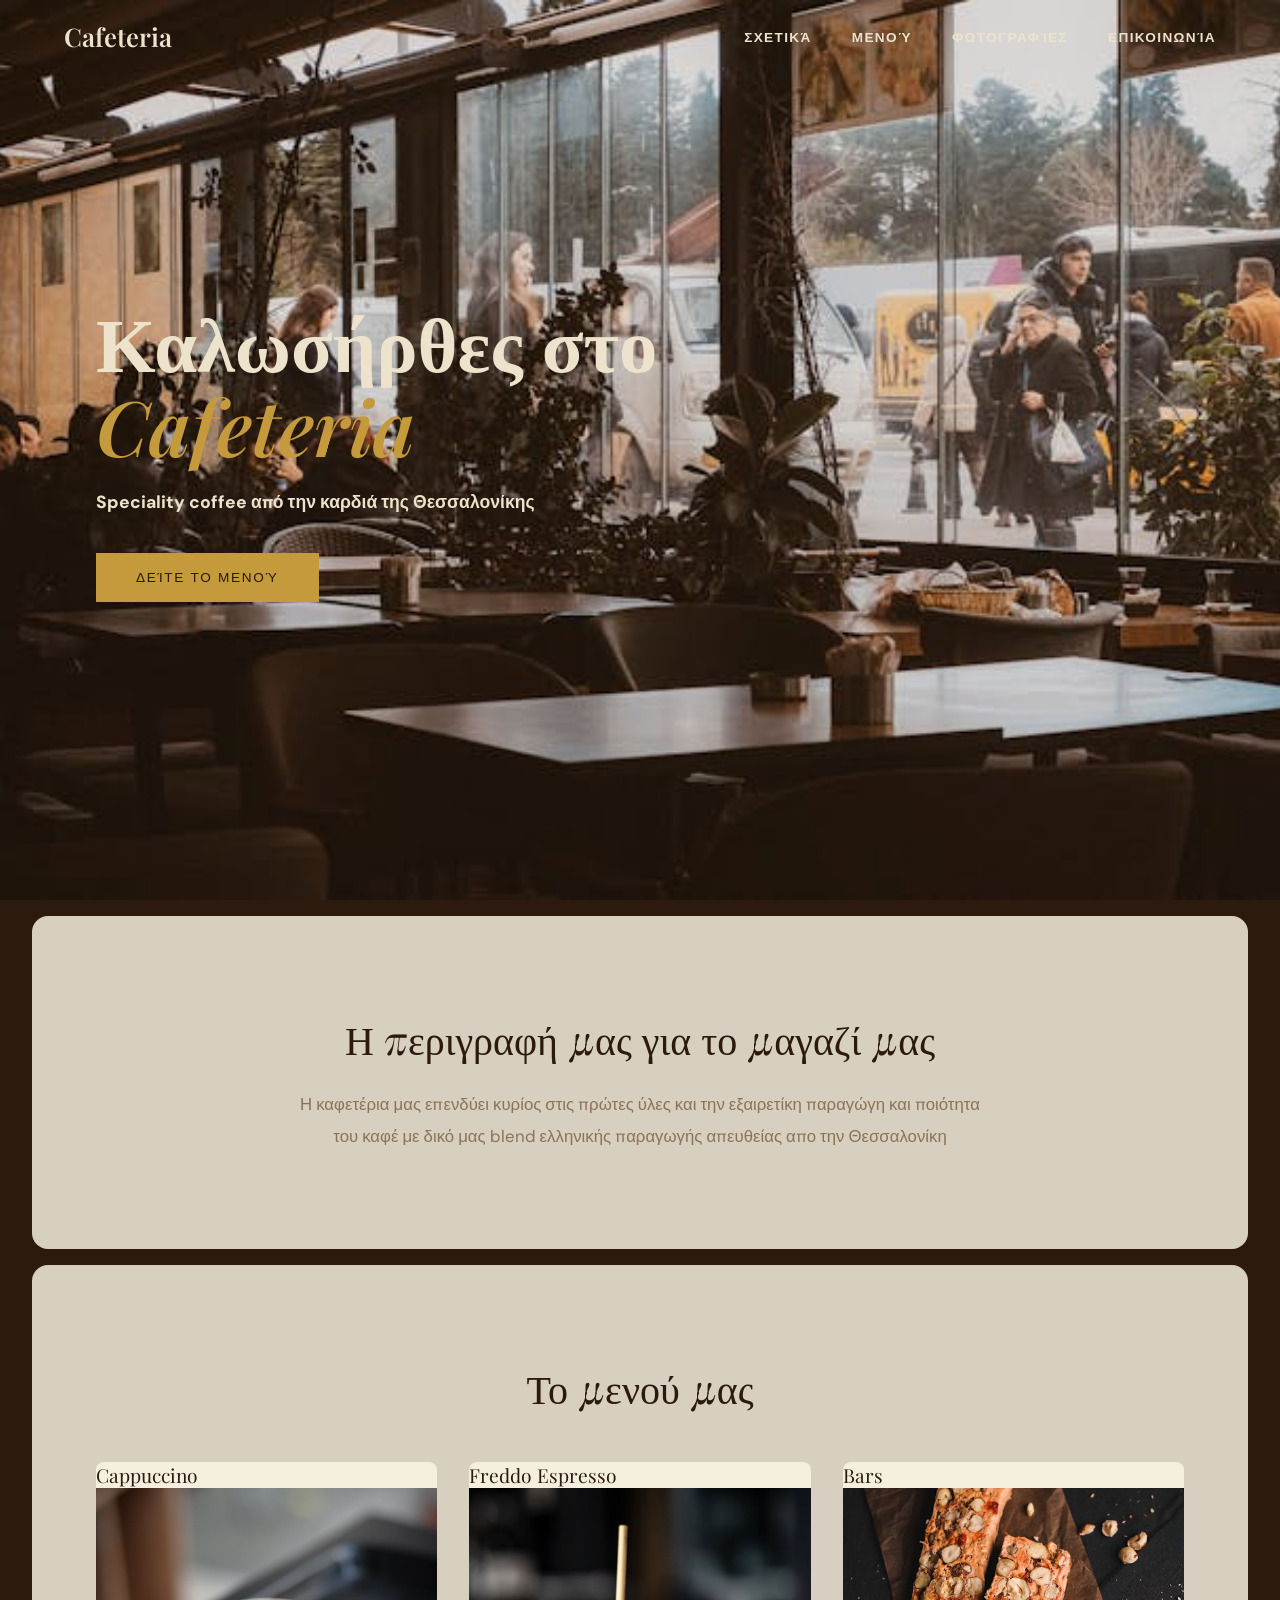
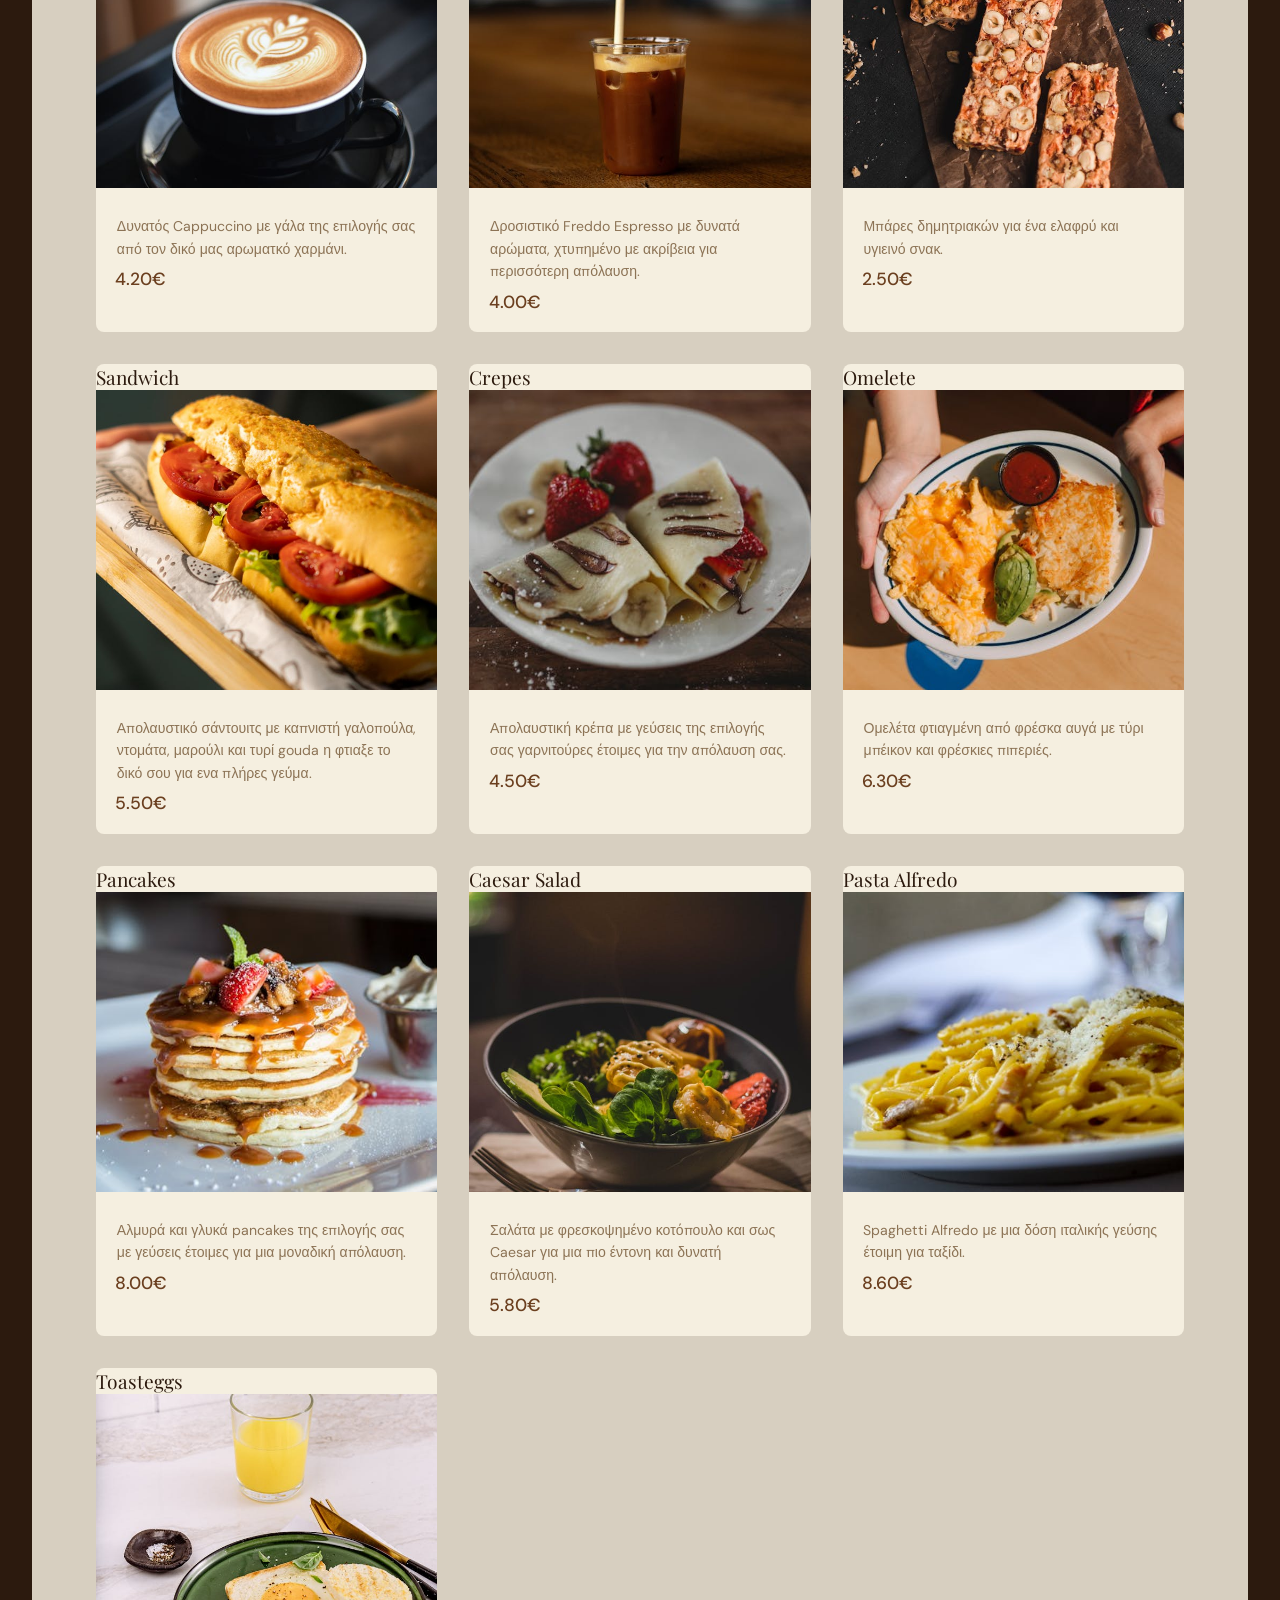
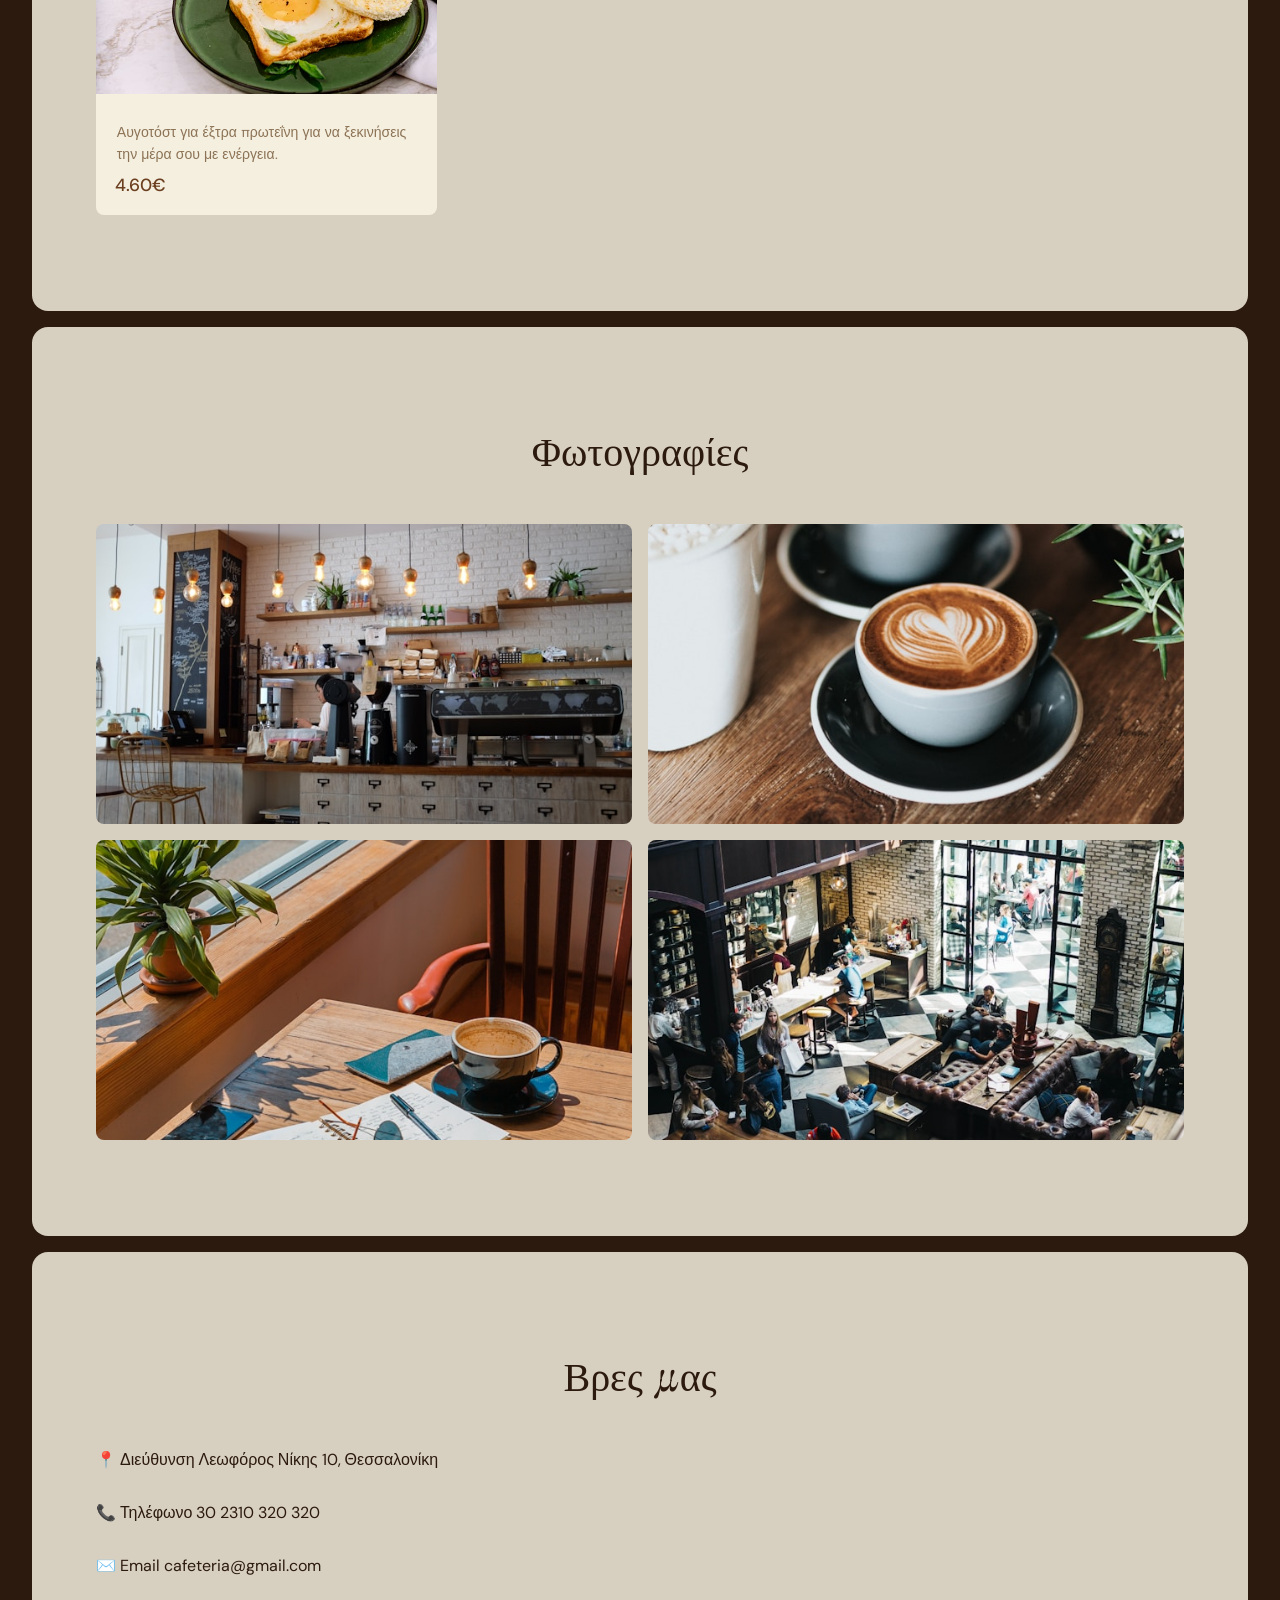
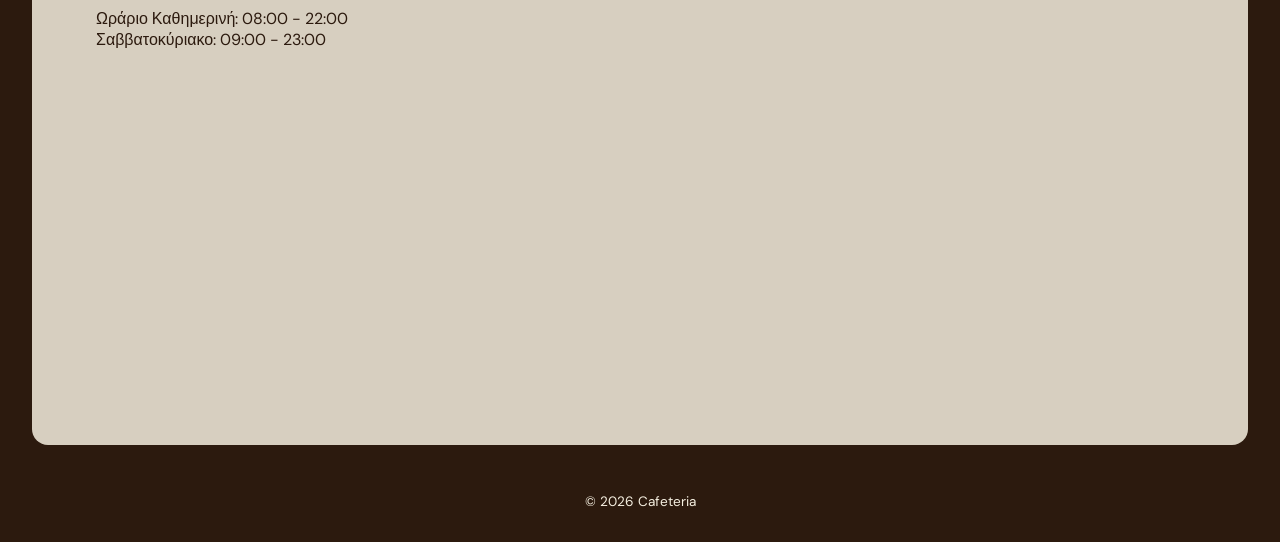
<file: index.html>
<!DOCTYPE html>
<html lang="en">
<head>
    <meta charset="UTF-8">
    <meta name="viewport" content="width=device-width, initial-scale=1.0">
    <title>Menu Cofffee</title>
    <link rel="stylesheet" href="styles.css">
</head>
<body>
    
    <!-- NavBar -->
    <nav id="navbar">
        <a href="#" class="logo">Cafeteria</a>
        <ul class="nav-links">
            <li><a href="#about">Σχετικά</a></li>
            <li><a href="#menu">Μενού</a></li>
            <li><a href="#gallery">Φωτογραφίες</a></li>
            <li><a href="#contact">Επικοινωνία</a></li>
        </ul>
    </nav>

    <!-- Hero -->
    <section id="hero">
        <h1>Καλωσήρθες στο <em>Cafeteria</em></h1>
        <p>Speciality coffee από την καρδιά της Θεσσαλονίκης</p>
        <a href="#menu">Δείτε το Μενού</a>
    </section>

    <!-- About -->
    <section id="about">
        <h2>Η περιγραφή μας για το μαγαζί μας</h2>
        <p>Η καφετέρια μας επενδύει κυρίος στις πρώτες ύλες και την εξαιρετίκη παραγώγη και ποιότητα του καφέ με δικό μας blend ελληνικής παραγωγής απευθείας απο την Θεσσαλονίκη</p>
    </section>

    <!-- Menu -->
    <section id="menu">
        <h2>Το μενού μας</h2>

        <div class="menu-grid">
            <div class="menu-card">
                <h3>Cappuccino</h3>
                <img src="images/cappuccino.jpg" alt="cappuccino">
                <div class="card-info">
                    <p class="card-desc">Δυνατός Cappuccino με γάλα της επιλογής σας από τον δικό μας αρωματκό χαρμάνι.</p>
                    <span class="card-price">4.20€</span>
                </div>
            </div>

            <div class="menu-card">
                <h3>Freddo Espresso</h3>
                <img src="images/Freddo Espresso.jpg" alt="Freddo Espresso">
                <div class="card-info">
                    <p class="card-desc">Δροσιστικό Freddo Espresso με δυνατά αρώματα, χτυπημένο με ακρίβεια για περισσότερη απόλαυση.</p>
                    <span class="card-price">4.00€</span>
                </div>
            </div>
            
            <div class="menu-card">
                <h3>Bars</h3>
                <img src="images/Bars.jpg" alt="Bars">
                <div class="card-info">
                    <p class="card-desc">Μπάρες δημητριακών για ένα ελαφρύ και υγιεινό σνακ.</p>
                    <span class="card-price">2.50€</span>
                </div>
            </div>
            
            <div class="menu-card">
                <h3>Sandwich</h3>
                <img src="images/Sandwich.jpg" alt="Sandwich">
                <div class="card-info">
                    <p class="card-desc">Απολαυστικό σάντουιτς με καπνιστή γαλοπούλα, ντομάτα, μαρούλι και τυρί gouda η φτιαξε το δικό σου για ενα πλήρες γεύμα.</p>
                    <span class="card-price">5.50€</span>
                </div>
            </div>
            
            <div class="menu-card">
                <h3>Crepes</h3>
                <img src="images/crepes.jpg" alt="crepes">
                <div class="card-info">
                    <p class="card-desc">Απολαυστική κρέπα με γεύσεις της επιλογής σας γαρνιτούρες έτοιμες για την απόλαυση σας.</p>
                    <span class="card-price">4.50€</span>
                </div>
            </div>
            
            <div class="menu-card">
                <h3>Omelete</h3>
                <img src="images/omelete.jpg" alt="omelete">
                <div class="card-info">
                    <p class="card-desc">Ομελέτα φτιαγμένη από φρέσκα αυγά με τύρι μπέικον και φρέσκιες πιπεριές.</p>
                    <span class="card-price">6.30€</span>
                </div>
            </div>
            
            <div class="menu-card">
                <h3>Pancakes</h3>
                <img src="images/pancakes.jpg" alt="pancakes">
                <div class="card-info">
                    <p class="card-desc">Αλμυρά και γλυκά pancakes της επιλογής σας με γεύσεις έτοιμες για μια μοναδική απόλαυση.</p>
                    <span class="card-price">8.00€</span>
                </div>
            </div>
            
            <div class="menu-card">
                <h3>Caesar Salad</h3>
                <img src="images/saladmeat.jpg" alt="saladmeat">
                <div class="card-info">
                    <p class="card-desc">Σαλάτα με φρεσκοψημένο κοτόπουλο και σως Caesar για μια πιο έντονη και δυνατή απόλαυση.</p>
                    <span class="card-price">5.80€</span>
                </div>
            </div>
            
            <div class="menu-card">
                <h3>Pasta Alfredo</h3>
                <img src="images/spaggetti.jpg" alt="spaggetti">
                <div class="card-info">
                    <p class="card-desc">Spaghetti Alfredo με μια δόση ιταλικής γεύσης έτοιμη για ταξίδι.</p>
                    <span class="card-price">8.60€</span>
                </div>
            </div>

            <div class="menu-card">
                <h3>Toasteggs</h3>
                <img src="images/toasteggs.jpg" alt="toasteggs">
                <div class="card-info">
                    <p class="card-desc">Αυγοτόστ για έξτρα πρωτεΐνη για να ξεκινήσεις την μέρα σου με ενέργεια.</p>
                    <span class="card-price">4.60€</span>
                </div>
            </div>
        </div>
    </section>

    <!-- Gallery -->
    <section id="gallery">
        <h2>Φωτογραφίες</h2>
        <div class="gallery-grid">
            <img src="images/Bar.jpg" alt="Bar">
            <img src="images/cups.jpg" alt="cups">
            <img src="images/table.jpg" alt="table">
            <img src="images/shop.jpg" alt="shop">
        </div>
    </section>

    <!-- Contact -->
    <section id="contact">
        <h2>Βρες μας</h2>

        <div class="contact-wrapper">

            <!-- Location -->
            <div class="contact-info">
                <div class="contact-item">📍 Διεύθυνση Λεωφόρος Νίκης 10, Θεσσαλονίκη</div>
                <div class="contact-item">📞 Τηλέφωνο 30 2310 320 320</div>
                <div class="contact-item">✉️ Email cafeteria@gmail.com</div>
                <div class="contact-item">Ωράριο Καθημερινή: 08:00 - 22:00 
                    <br>Σαββατοκύριακο: 09:00 - 23:00</div>
            </div>
            
            <!-- Map -->
            <div id="map">
                <iframe 
                    src="https://www.google.com/maps/embed?pb=!1m18!1m12!1m3!1d24218.359978388162!2d22.9376!3d40.64542719999999!2m3!1f0!2f0!3f0!3m2!1i1024!2i768!4f13.1!3m3!1m2!1s0x14a839af2548cc69%3A0xef18309d80742d16!2zzpvOtc-FzrrPjM-CIM6gz43Pgc6zzr_Pgg!5e0!3m2!1sel!2sgr!4v1776898781156!5m2!1sel!2sgr" width="600" height="450" style="border:0;" allowfullscreen="" loading="lazy" referrerpolicy="no-referrer-when-downgrade"
                    width="100%"
                    height="450"
                    style="border:0;"
                    allowfullscreen=""
                    loading="lazy"
                    referrerpolicy="no-referrer-when-downgrade">
                </iframe>
            </div>
        </div>
    </section>

    <!-- Footer -->
    <footer>
        <p>&copy; 2026 Cafeteria</p>
    </footer>

    <script src="script.js"></script>

</body>
</html>
</file>
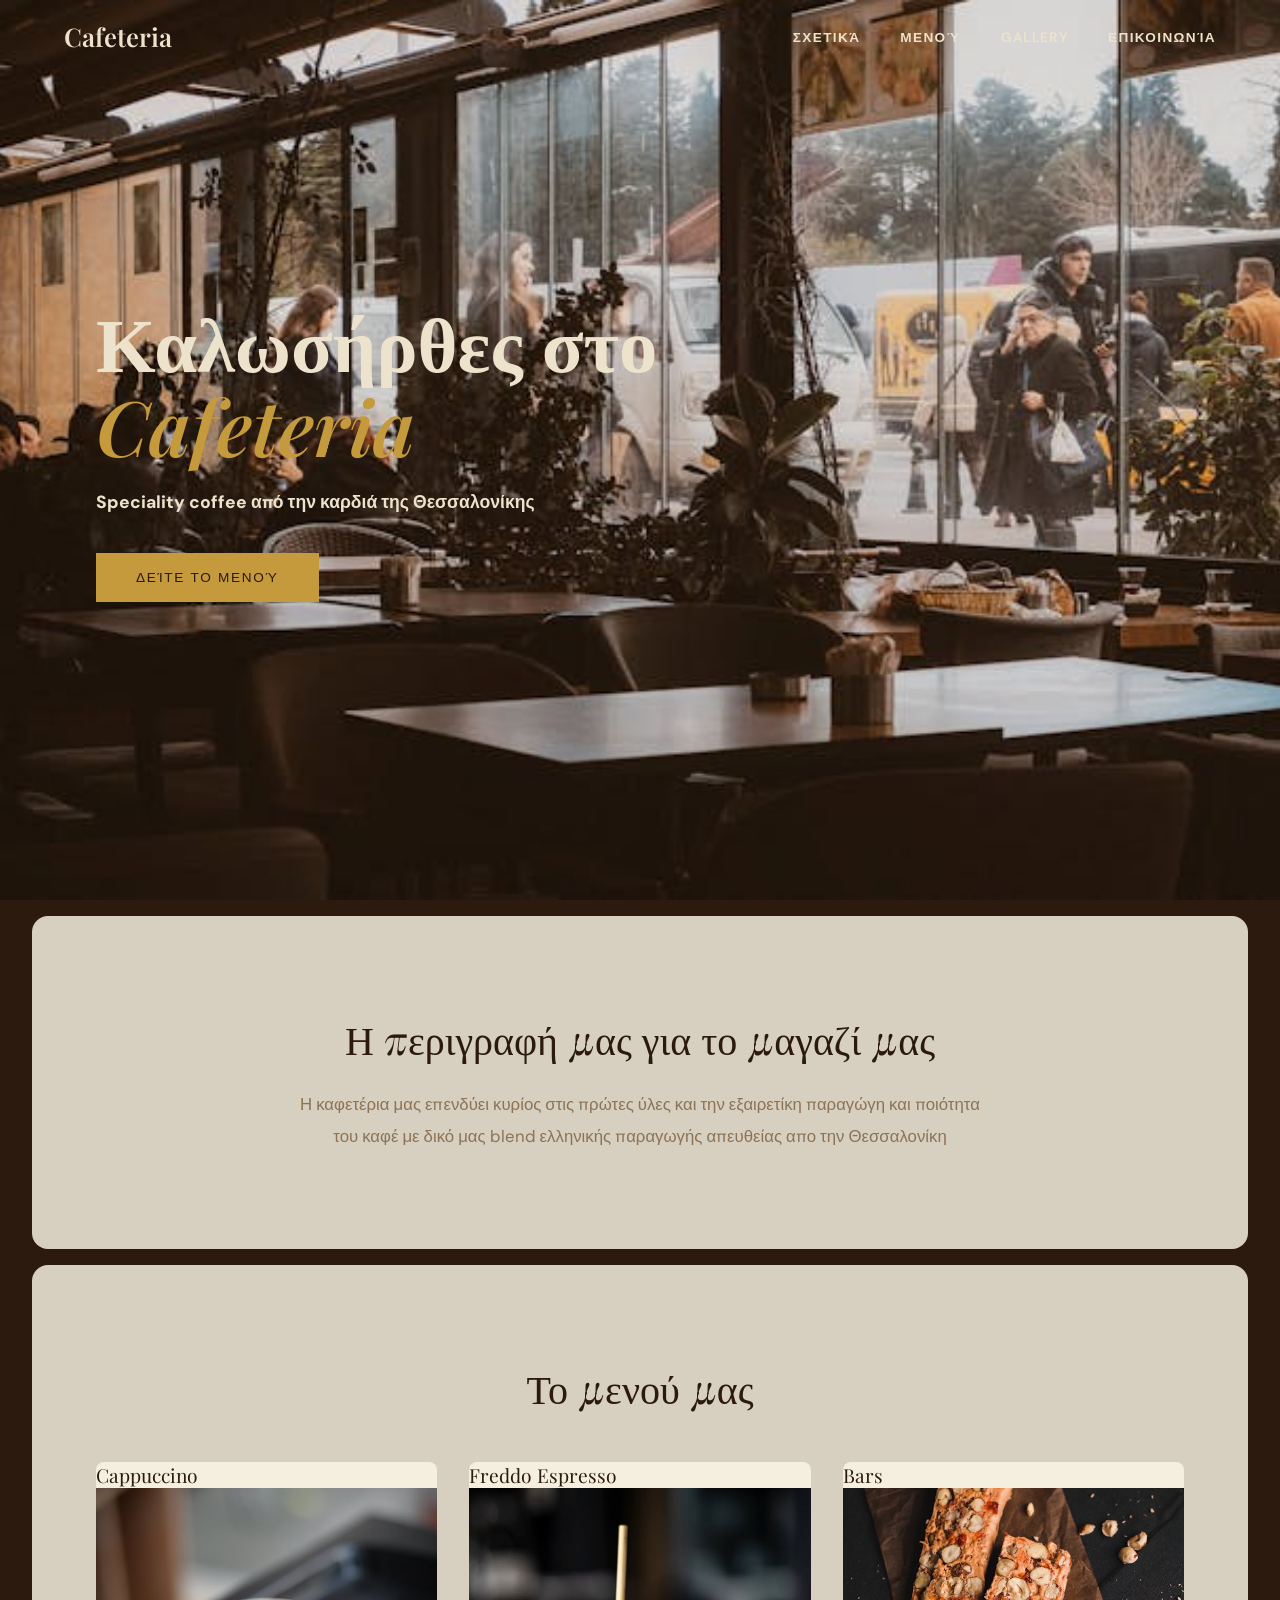
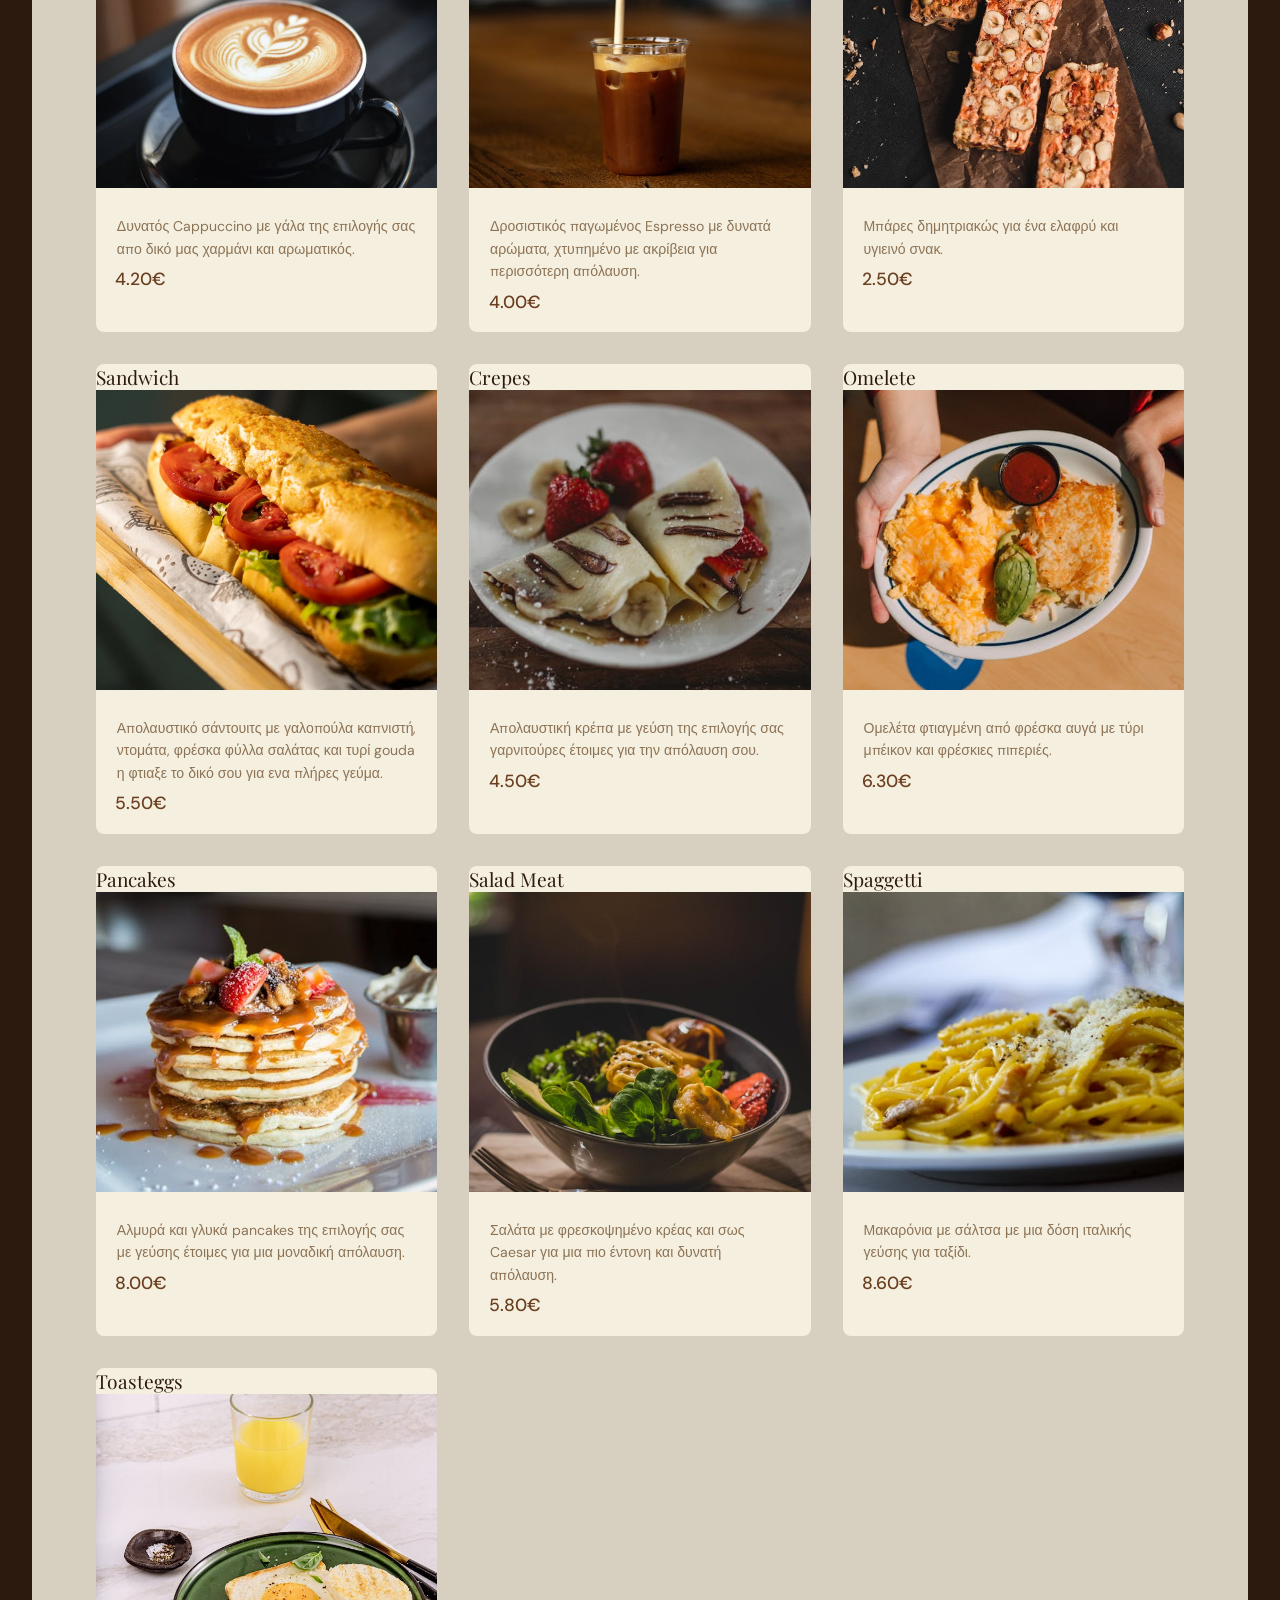
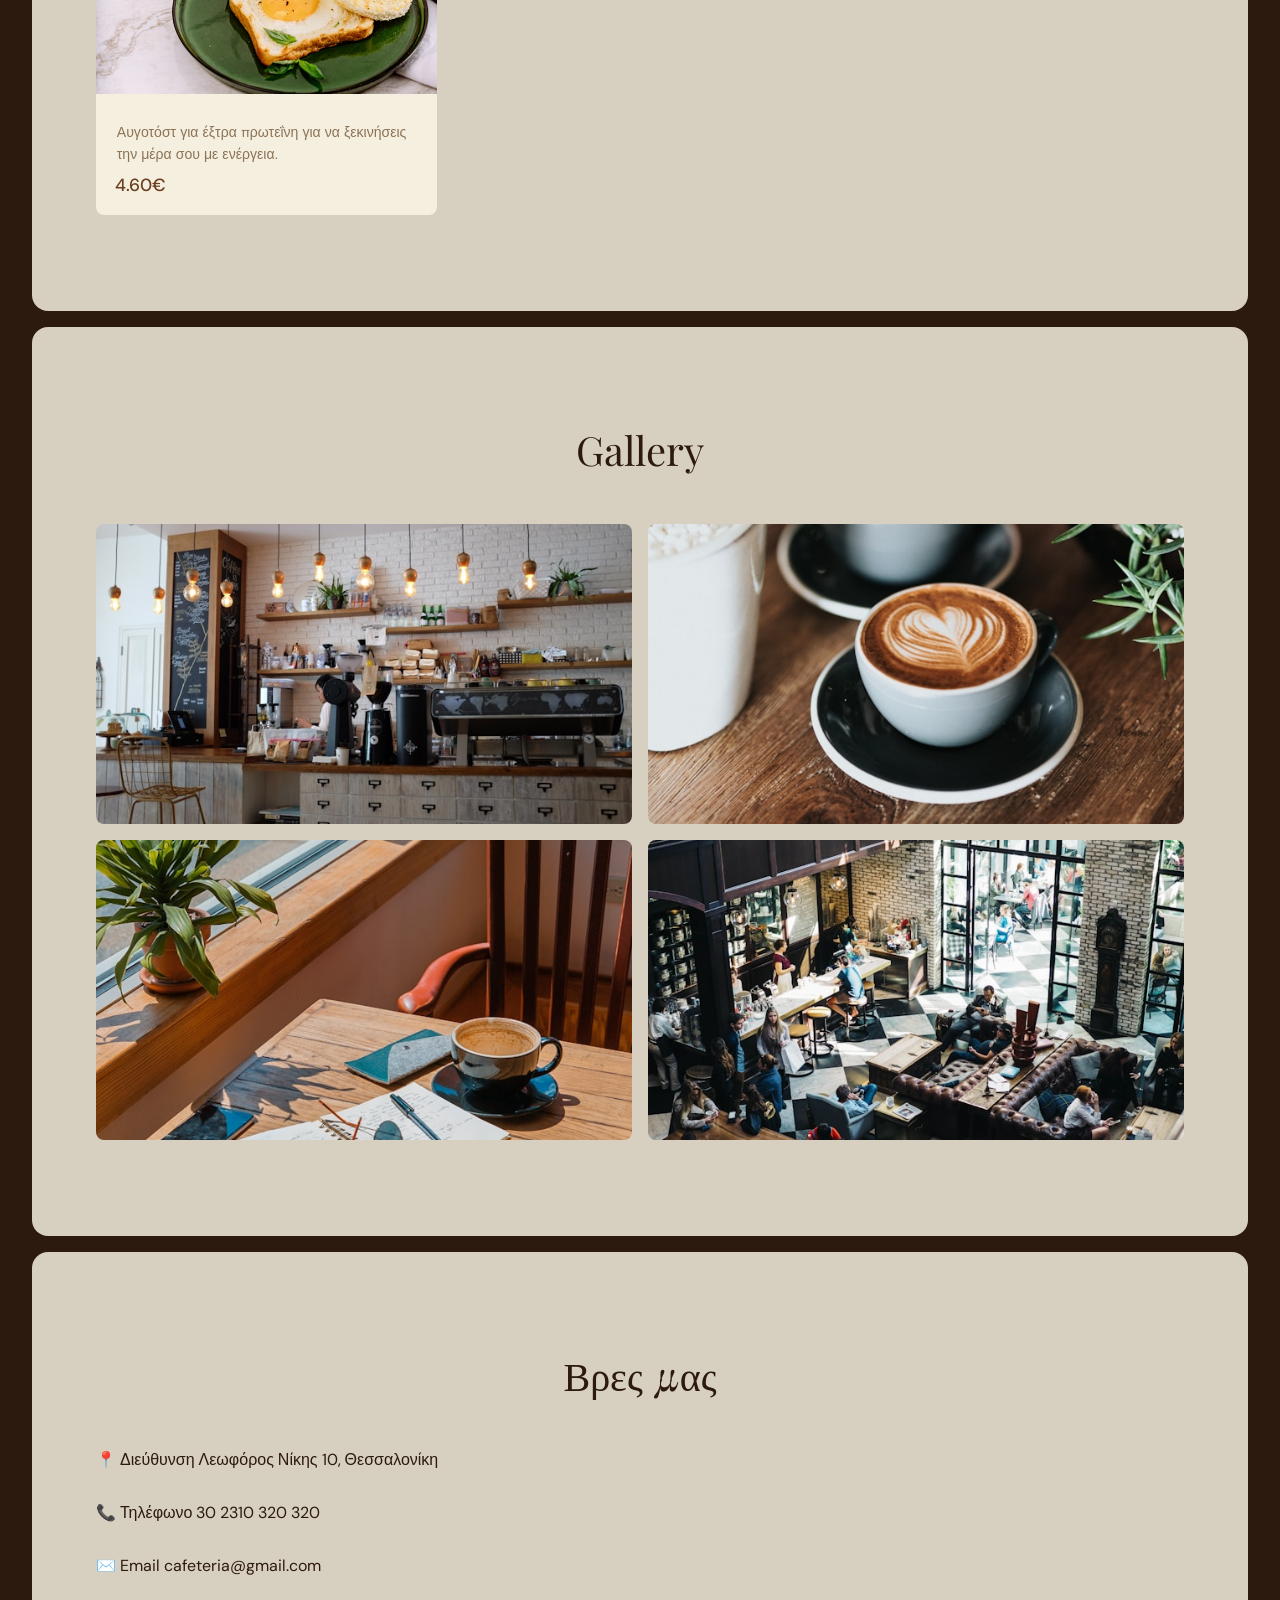
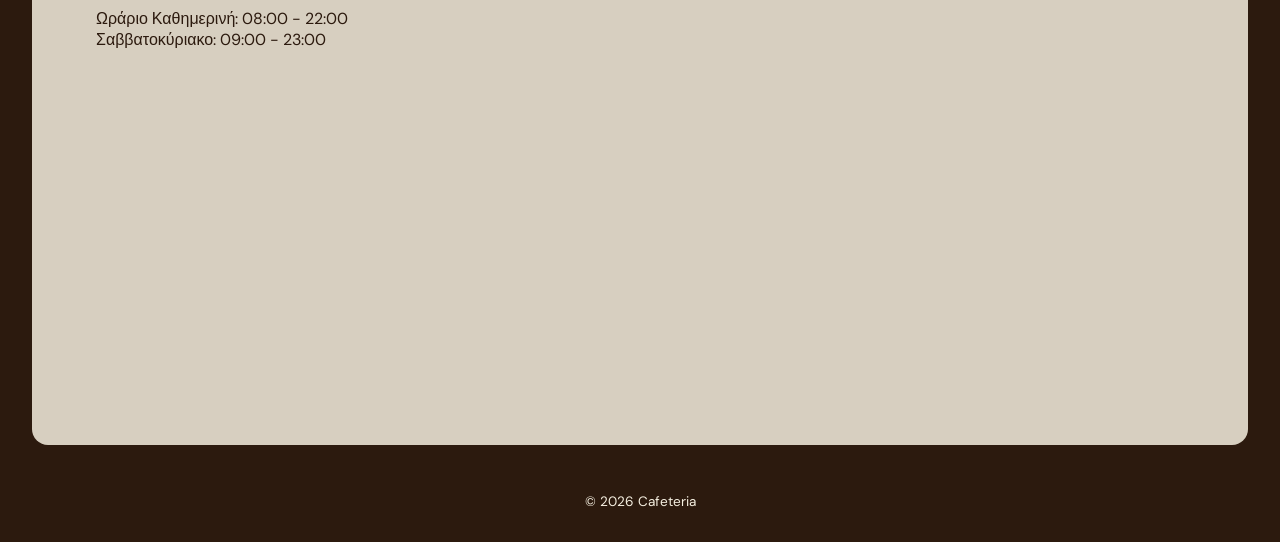
<file: menu.html>
<!DOCTYPE html>
<html lang="en">
<head>
    <meta charset="UTF-8">
    <meta name="viewport" content="width=device-width, initial-scale=1.0">
    <title>Menu Cofffee</title>
    <link rel="stylesheet" href="styles.css">
</head>
<body>
    
    <!-- NavBar -->
    <nav id="navbar">
        <a href="#" class="logo">Cafeteria</a>
        <ul class="nav-links">
            <li><a href="#about">Σχετικά</a></li>
            <li><a href="#menu">Μενού</a></li>
            <li><a href="#gallery">Gallery</a></li>
            <li><a href="#contact">Επικοινωνία</a></li>
        </ul>
    </nav>

    <!-- Hero -->
    <section id="hero">
        <h1>Καλωσήρθες στο <em>Cafeteria</em></h1>
        <p>Speciality coffee από την καρδιά της Θεσσαλονίκης</p>
        <a href="#menu">Δείτε το Μενού</a>
    </section>

    <!-- About -->
    <section id="about">
        <h2>Η περιγραφή μας για το μαγαζί μας</h2>
        <p>Η καφετέρια μας επενδύει κυρίος στις πρώτες ύλες και την εξαιρετίκη παραγώγη και ποιότητα του καφέ με δικό μας blend ελληνικής παραγωγής απευθείας απο την Θεσσαλονίκη</p>
    </section>

    <!-- Menu -->
    <section id="menu">
        <h2>Το μενού μας</h2>

        <div class="menu-grid">
            <div class="menu-card">
                <h3>Cappuccino</h3>
                <img src="images/cappuccino.jpg" alt="cappuccino">
                <div class="card-info">
                    <p class="card-desc">Δυνατός Cappuccino με γάλα της επιλογής σας απο δικό μας χαρμάνι και αρωματικός.</p>
                    <span class="card-price">4.20€</span>
                </div>
            </div>

            <div class="menu-card">
                <h3>Freddo Espresso</h3>
                <img src="images/Freddo Espresso.jpg" alt="Freddo Espresso">
                <div class="card-info">
                    <p class="card-desc">Δροσιστικός παγωμένος Espresso με δυνατά αρώματα, χτυπημένο με ακρίβεια για περισσότερη απόλαυση.</p>
                    <span class="card-price">4.00€</span>
                </div>
            </div>
            
            <div class="menu-card">
                <h3>Bars</h3>
                <img src="images/Bars.jpg" alt="Bars">
                <div class="card-info">
                    <p class="card-desc">Μπάρες δημητριακώς για ένα ελαφρύ και υγιεινό σνακ.</p>
                    <span class="card-price">2.50€</span>
                </div>
            </div>
            
            <div class="menu-card">
                <h3>Sandwich</h3>
                <img src="images/Sandwich.jpg" alt="Sandwich">
                <div class="card-info">
                    <p class="card-desc">Απολαυστικό σάντουιτς με γαλοπούλα καπνιστή, ντομάτα, φρέσκα φύλλα σαλάτας και τυρί gouda η φτιαξε το δικό σου για ενα πλήρες γεύμα.</p>
                    <span class="card-price">5.50€</span>
                </div>
            </div>
            
            <div class="menu-card">
                <h3>Crepes</h3>
                <img src="images/crepes.jpg" alt="crepes">
                <div class="card-info">
                    <p class="card-desc">Απολαυστική κρέπα με γεύση της επιλογής σας γαρνιτούρες έτοιμες για την απόλαυση σου.</p>
                    <span class="card-price">4.50€</span>
                </div>
            </div>
            
            <div class="menu-card">
                <h3>Omelete</h3>
                <img src="images/omelete.jpg" alt="omelete">
                <div class="card-info">
                    <p class="card-desc">Ομελέτα φτιαγμένη από φρέσκα αυγά με τύρι μπέικον και φρέσκιες πιπεριές.</p>
                    <span class="card-price">6.30€</span>
                </div>
            </div>
            
            <div class="menu-card">
                <h3>Pancakes</h3>
                <img src="images/pancakes.jpg" alt="pancakes">
                <div class="card-info">
                    <p class="card-desc">Αλμυρά και γλυκά pancakes της επιλογής σας με γεύσης έτοιμες για μια μοναδική απόλαυση.</p>
                    <span class="card-price">8.00€</span>
                </div>
            </div>
            
            <div class="menu-card">
                <h3>Salad Meat</h3>
                <img src="images/saladmeat.jpg" alt="saladmeat">
                <div class="card-info">
                    <p class="card-desc">Σαλάτα με φρεσκοψημένο κρέας και σως Caesar για μια πιο έντονη και δυνατή απόλαυση.</p>
                    <span class="card-price">5.80€</span>
                </div>
            </div>
            
            <div class="menu-card">
                <h3>Spaggetti</h3>
                <img src="images/spaggetti.jpg" alt="spaggetti">
                <div class="card-info">
                    <p class="card-desc">Μακαρόνια με σάλτσα με μια δόση ιταλικής γεύσης για ταξίδι.</p>
                    <span class="card-price">8.60€</span>
                </div>
            </div>

            <div class="menu-card">
                <h3>Toasteggs</h3>
                <img src="images/toasteggs.jpg" alt="toasteggs">
                <div class="card-info">
                    <p class="card-desc">Αυγοτόστ για έξτρα πρωτεΐνη για να ξεκινήσεις την μέρα σου με ενέργεια.</p>
                    <span class="card-price">4.60€</span>
                </div>
            </div>
        </div>
    </section>

    <!-- Gallery -->
    <section id="gallery">
        <h2>Gallery</h2>
        <div class="gallery-grid">
            <img src="images/Bar.jpg" alt="Bar">
            <img src="images/cups.jpg" alt="cups">
            <img src="images/table.jpg" alt="table">
            <img src="images/shop.jpg" alt="shop">
        </div>
    </section>

    <!-- Contact -->
    <section id="contact">
        <h2>Βρες μας</h2>

        <div class="contact-wrapper">

            <!-- Location -->
            <div class="contact-info">
                <div class="contact-item">📍 Διεύθυνση Λεωφόρος Νίκης 10, Θεσσαλονίκη</div>
                <div class="contact-item">📞 Τηλέφωνο 30 2310 320 320</div>
                <div class="contact-item">✉️ Email cafeteria@gmail.com</div>
                <div class="contact-item">Ωράριο Καθημερινή: 08:00 - 22:00 
                    <br>Σαββατοκύριακο: 09:00 - 23:00</div>
            </div>
            
            <!-- Map -->
            <div id="map">
                <iframe 
                    src="https://www.google.com/maps/embed?pb=!1m18!1m12!1m3!1d24218.359978388162!2d22.9376!3d40.64542719999999!2m3!1f0!2f0!3f0!3m2!1i1024!2i768!4f13.1!3m3!1m2!1s0x14a839af2548cc69%3A0xef18309d80742d16!2zzpvOtc-FzrrPjM-CIM6gz43Pgc6zzr_Pgg!5e0!3m2!1sel!2sgr!4v1776898781156!5m2!1sel!2sgr" width="600" height="450" style="border:0;" allowfullscreen="" loading="lazy" referrerpolicy="no-referrer-when-downgrade"
                    width="100%"
                    height="450"
                    style="border:0;"
                    allowfullscreen=""
                    loading="lazy"
                    referrerpolicy="no-referrer-when-downgrade">
                </iframe>
            </div>
        </div>
    </section>

    <!-- Footer -->
    <footer>
        <p>&copy; 2026 Cafeteria</p>
    </footer>

    <script src="script.js"></script>

</body>
</html>
</file>
<file: styles.css>
/* Google Fonts */
@import url('https://fonts.googleapis.com/css2?family=Playfair+Display:ital,wght@0,400;0,600;1,400&family=DM+Sans:wght@300;400;500&display=swap');

/* Reset */
*, *::before, *::after {
    box-sizing: border-box;
    margin: 0;
    padding: 0;
}

/* Colors and variables */
:root {
    --cream:       #F5EFE0;
    --cream-dark:  #EDE3CC;
    --espresso:    #2C1A0E;
    --brown:       #6B3F1F;
    --brown-light: #A0673A;
    --gold:        #C49A3C;
    --warm-white:  #FAF7F2;
    --text-muted:  #8C7355;

    --font-serif: 'Playfair Display', Georgia, serif;
    --font-sans:  'DM Sans', sans-serif;
}

/* Base */
html {
    overflow-x: hidden;
    width: 100%;
    /* background-color: var(--espresso); */
}
body {
    width: 100%;
    padding-bottom: 0;
    background-color: var(--espresso);
    background-image: url('images/backgroundbeans.jpg');
    background-size: cover;
    background-attachment: fixed;
    background-position: center;
    font-family: var(--font-sans);
    color: var(--espresso);
}

h1, h2, h3 {
    font-family: var(--font-serif);
}

img {
    display: block;
    max-width: 100%;
}

a {
    text-decoration: none;
    color: inherit;
}

ul {
    list-style: none;
}

/* NavBar */
nav {
    position: fixed;
    top: 0;
    left: 0;
    right: 0;
    z-index: 100;
    display: flex;
    align-items: center;
    justify-content: space-between;
    padding: 1.2rem 4rem;
    background: transparent;
    transition: background 0.6s ease, color 0.6s ease, box-shadow 0.6s ease;
}

nav.scrolled {
    background: rgba(245, 239, 224, 0.95);
    box-shadow: 0 2px 20px rgba(44, 26, 14, 0.1);
    backdrop-filter: blur(8px);
}

.logo {
    font-family: var(--font-serif);
    font-size: 1.6rem;
    font-weight: 600;
    color: var(--cream-dark);
}

.nav-links {
    display: flex;
    gap: 2.5rem;
}

.nav-links a {
    font-size: 0.85rem;
    font-weight: 600;
    letter-spacing: 0.1em;
    text-transform: uppercase;
    color: var(--cream-dark);
    /* opacity: 0.7; */
    transition: opacity 0.2s;
}

.nav-links a:hover {
    opacity: 1
}

/* Hero */
#hero {
    min-height: 100vh;
    background-color: var(--espresso);
    background-image: url('images/backgroundshop.jpg');
    background-size: cover;
    background-position: center;
    display: flex;
    flex-direction: column;
    justify-content: center;
    align-items: flex-start;
    padding: 0 6rem;
}

#hero h1 {
    font-size: clamp(2.5rem, 6vw, 5rem);
    font-weight: 550;
    color: var(--cream-dark);
    line-height: 1.1;
    max-width: 700px;
    margin-bottom: 1.5rem;
}

#hero h1 em {
    font-style: italic;
    font-weight: 600;
    color: var(--gold);
}

#hero p {
    font-size: 1.1rem;
    font-weight: 800;
    color: var(--cream-dark);
    /* opacity: 0.7; */
    margin-bottom: 2.5rem;
}

#hero a {
    background: var(--gold);
    color: var(--espresso);
    padding: 1rem 2.5rem;
    font-size: 0.85rem;
    font-weight: 500;
    letter-spacing: 0.12em;
    text-transform: uppercase;
    transition: background 0.3s, transform 0.2s;
    display: inline-block;
}

#hero a:hover {
    background: var(--brown-light);
    color: var(--cream);
    transform: translateY(-2px);
}

/* Menu */
#menu {
    padding: 6rem 4rem;
    background: rgba(245, 239, 224, 0.85);
    position: relative;
    z-index: 2;
}

#menu h2 {
    font-size: 2.5rem;
    font-weight: 400;
    text-align: center;
    margin-bottom: 3rem;
    color: var(--espresso);
}

.menu-grid {
    display: grid;
    grid-template-columns: repeat(3, 1fr);
    gap: 2rem;
    max-width: 1200px;
    margin: 0 auto;
}

.menu-card {
    background: var(--cream);
    border-radius: 8px;
    overflow: hidden;
    transition: transform 0.3s, box-shadow 0.3s;
}

.menu-card:hover {
    transform: translateY(-6px);
    box-shadow: 0 12px 30px rgba(44, 26, 14, 0.12);
}

.menu-card img {
    width: 100%;
    height: 300px;
    object-fit: cover;
    object-position: center;
}

.menu-card h3 {
    font-size: 1.2rem;
    font-weight: 400;
}

.card-info {
    padding: 1.2rem;
}

.card-desc {
    font-size: 0.88rem;
    color: var(--text-muted);
    line-height: 1.6;
    margin: 0.5rem 0.1rem;
}

.card-price {
    font-size: 1.1rem;
    font-weight: 500;
    color: var(--brown);
}

/* About */
#about {
    border-radius: 20px 20px 0 0;
    margin-top: -30px;
    position: relative;
    z-index: 2;
    padding: 6rem 4rem;
    background: rgba(245, 239, 224, 0.85);
    display: flex;
    flex-direction: column;
    align-items: center;
    text-align: center;
    -webkit-border-radius: 20px 20px 0 0;
    -moz-border-radius: 20px 20px 0 0;
    -ms-border-radius: 20px 20px 0 0;
    -o-border-radius: 20px 20px 0 0;
}

#about h2 {
    font-size: 2.5rem;
    font-weight: 400;
    margin-bottom: 1.5rem;
    color: var(--espresso);
}

#about p {
    font-size: 1.05rem;
    line-height: 1.9;
    color: var(--text-muted);
    max-width: 700px;
}

/* Gallery */
#gallery {
    padding: 6rem 4rem;
    background: rgba(245, 239, 224, 0.85);
    position: relative;
    z-index: 2;
}

#gallery h2 {
    font-size: 2.5rem;
    font-weight: 400;
    text-align: center;
    margin-bottom: 3rem;
    color: var(--espresso);
}

.gallery-grid {
    display: grid;
    grid-template-columns: repeat(2, 1fr);
    gap: 1rem;
    max-width: 1200px;
    margin: 0 auto;
}

.gallery-grid img {
    width: 100%;
    height: 300px;
    object-fit: cover;
    border-radius: 8px;
    transition: transform 0.4s, filter 0.4s;
}

.gallery-grid img:hover {
    transform: scale(1.02);
    filter: brightness(1.05);
}

.gallery-grid img:nth-child(2) {
    object-position: 50% 90%;
}

/* Contact */
#contact {
    padding: 6rem 4rem;
    background: rgba(245, 239, 224, 0.85);
    position: relative;
    z-index: 2;
}

#contact h2 {
    font-size: 2.5rem;
    font-weight: 400;
    text-align: center;
    margin-bottom: 3rem;
    color: var(--espresso);
}

.contact-wrapper {
    display: grid;
    grid-template-columns: 1fr 2fr;
    gap: 3rem;
    max-width: 1200px;
    margin: 0 auto;
    align-items: start;
}

.contact-info {
    display: flex;
    flex-direction: column;
    gap: 2rem;
}

.contact-item {
    display: flex;
    align-items: flex-start;
    gap: 1rem;
}

.contact-icon {
    font-size: 1.5rem;
    margin-top: 0.2rem;
}

.contact-item h4 {
    font-family: var(--font-serif);
    font-size: 1rem;
    font-weight: 400;
    margin-bottom: 0.3rem;
    color: var(--espresso);
}

.contact-item p {
    font-size: 0.9rem;
    color: var(--text-muted);
    line-height: 1.6;
}

#map {
    max-width: 1200px;
    margin: 0 auto;
    border-radius: 8px;
    overflow: hidden;
}

#map iframe {
    width: 500px;
    height: 500px;
    border: 0;
    display: block;
}

/* Footer */
footer{
    background: var(--espresso);
    color: var(--cream);
    text-align: center;
    padding: 2rem;
    font-size: 0.85rem;
    /*opacity: 0.9;
    */margin: 0;
    border-radius:0;
}

#about, #menu, #gallery, #contact{
    margin: 1rem 2rem;
    border-radius: 16px;
    }

/* Responsive - Mobile */
@media (max-width: 768px) {
    #about, #menu, #gallery, #contact{
    margin: 1rem;
}
    
    body {
    background-attachment: scroll;
    }

    /* Navbar */
    nav {
        padding: 1rem 1.5rem;
    }
    
    .nav-links {
        gap: 0.5rem;
    }

    .nav-links a {
        font-size: 0.5rem;
    }

    /* Hero */
    #hero {
        padding: 0 1.5rem;
        /* min-width: 100svh; */
        background-attachment: scroll;
    }

    #hero h1 {
        font-size: clamp(1.8rem, 8vw, 3rem);
        max-width: 100%;
    }

    #hero p {
        font-size: 1rem;
        max-width: 100%;
    }

    /* About */
    #about {
        padding: 4rem 2rem;
    }

    /* Menu */
    #menu {
        padding: 4rem 1.5rem;
    }

    .menu-grid {
        grid-template-columns: 1fr;
    }

    /* Gallery */
    #gallery {
        padding: 4rem 1.5rem;
    }

    .gallery-grid {
        grid-template-columns: 1fr;
        width: 100%;
    }

    .gallery-grid img {
        width: 100%;
        height: 220px;
    }

    /* Contact */
    .contact {
        padding: 4rem 1.5rem;
        width: 100%;
    }
    
    .contact-wrapper {
        grid-template-columns: 1fr;
    }

    #map {
        width: 100%;
        overflow: hidden;
    }

    #map iframe {
        width: 100% !important;
        height: 300px;
    }

    footer {
        margin: 0;
        border-radius: 0;
    }
}

/* ── TABLET ── */
@media (min-width: 769px) and (max-width: 1024px) {

    /* Navbar */
    nav {
        padding: 1.2rem 2rem;
    }

    /* Hero */
    #hero {
        padding: 0 3rem;
    }

    /* Menu */
    #menu {
        padding: 5rem 2rem;
    }

    .menu-grid {
        grid-template-columns: repeat(2, 1fr); /* 2 κάρτες αντί για 3 */
    }

    /* Gallery */
    #gallery {
        padding: 5rem 2rem;
    }

    /* Contact */
    #contact {
        padding: 5rem 2rem;
    }

    .contact-wrapper {
        grid-template-columns: 1fr 1fr; /* ίσες στήλες */
    }

    #map iframe {
        width: 100%;
        height: 350px;
    }

    /* About */
    #about {
        padding: 5rem 2rem;
    }

}
</file>
